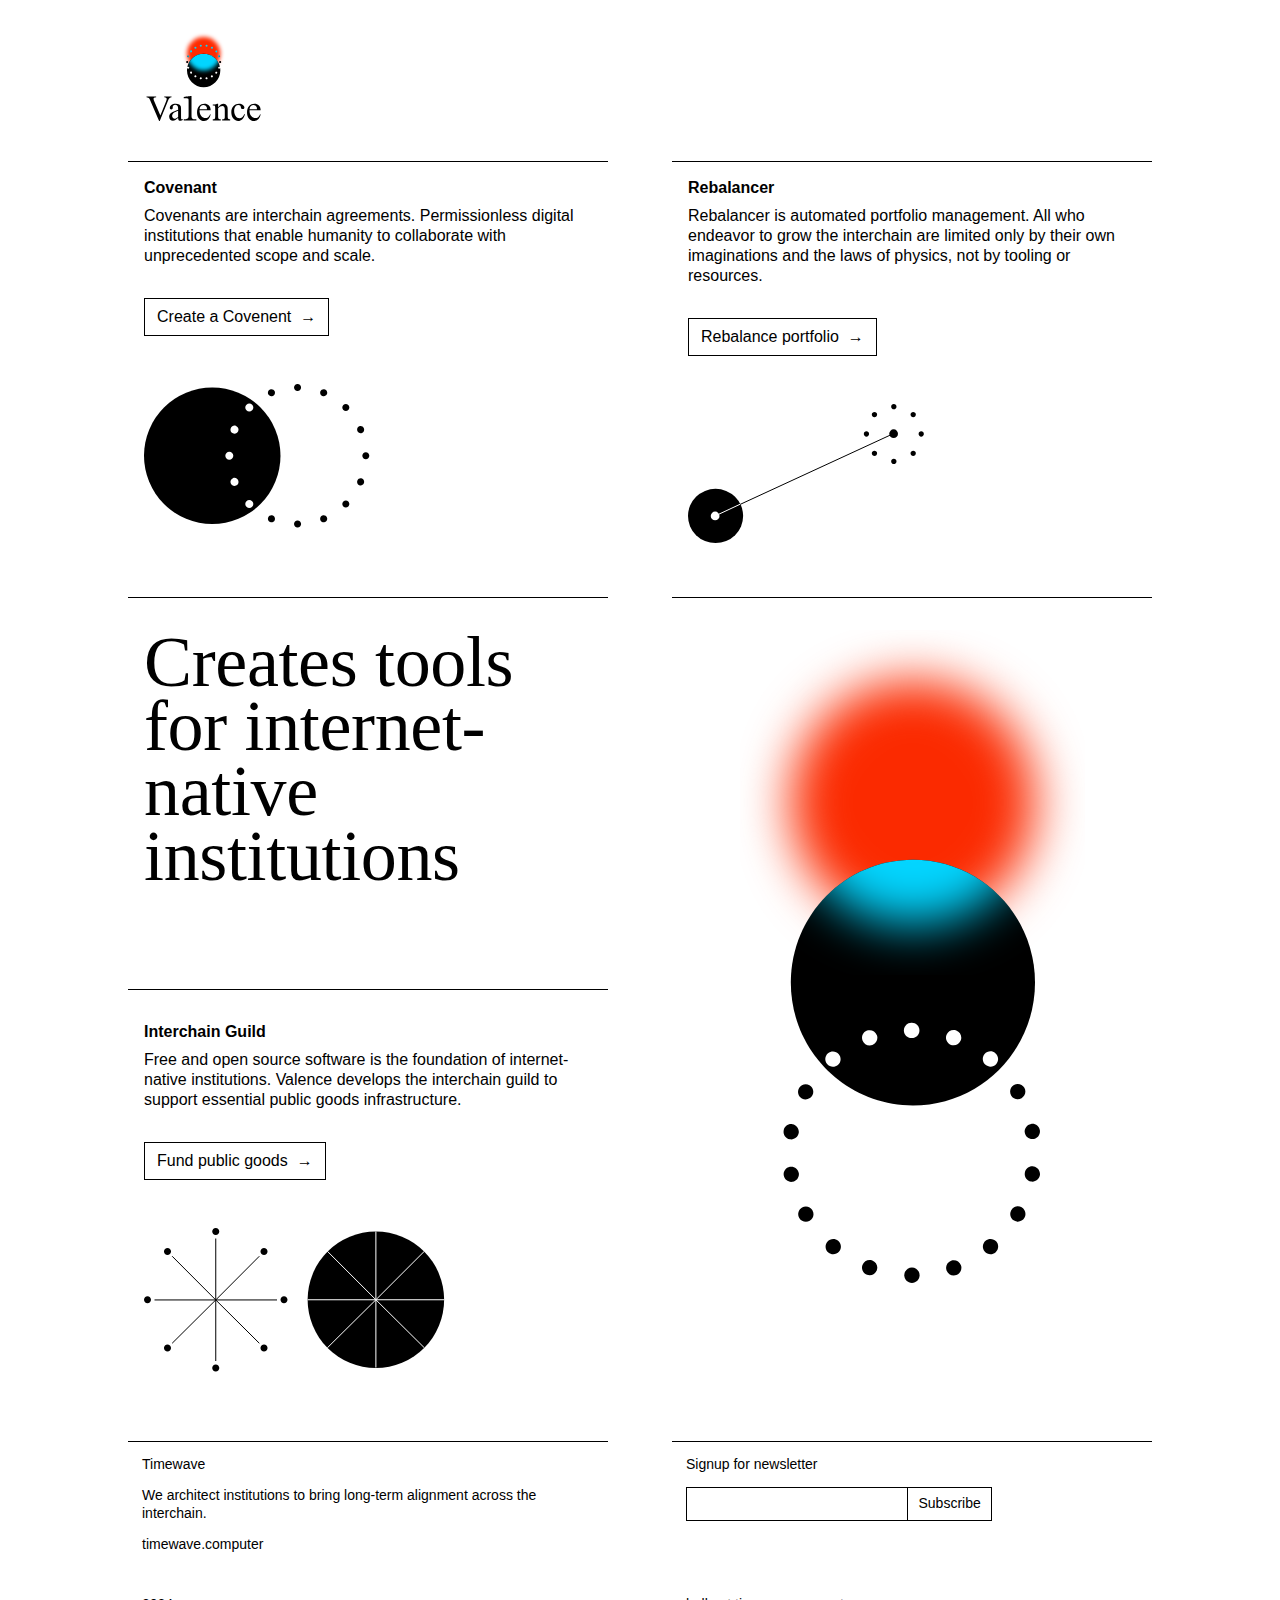
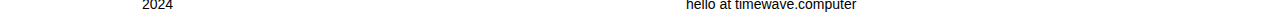
<file: docs/index.html>
<!doctype html>
<html lang="en">
  <head>
    <meta charset="utf-8" />
    <meta name="viewport" content="width=device-width, initial-scale=1" />
    <title>Valence</title>
    <link rel="stylesheet" href="assets/css/reset.css" />
    <link rel="stylesheet" href="assets/css/main.css" />
  </head>
  <body>
    <main class="narrow">
      <section class="ph-1 pv-2">
        <img class="logo-home" src="assets/images/valence-vertical-lockup.svg">
      </section>
      <section class="flex-between t-sans t-m flex">
        <div class="box b-t p-1">
          <h2 class="t-b">Covenant</h2>
          <p>
            Covenants are interchain agreements. Permissionless digital
            institutions that enable humanity to collaborate with unprecedented
            scope and scale.
          </p>
          <a href="covenant-contract.html" class="button mv-1">Create a Covenent &nbsp;→</a>
          <figure class="mv-2">
            <img src="assets/images/covenant.svg" />
          </figure>
        </div>
        <div class="box b-t p-1">
          <h2 class="t-b">Rebalancer</h2>
          <p>
            Rebalancer is automated portfolio management. All who endeavor to
            grow the interchain are limited only by their own imaginations and
            the laws of physics, not by tooling or resources.
          </p>
          <a href="rebalancer.html" class="button mv-1">Rebalance portfolio &nbsp;→</a>
          <figure class="mv-2">
            <img src="assets/images/rebalancer.svg" />
          </figure>
        </div>
      </section>
      <section class="flex-between flex">
        <div class="box t-sans t-m">
          <div class="b-t ph-1 pt-2 pb-4">
            <h2 class="t-serif t-xl">
              Creates tools for internet-native institutions
            </h2>
          </div>
          <div class="b-t ph-1 pv-2">
            <h2 class="t-b">Interchain Guild</h2>
            <p>
              Free and open source software is the foundation of internet-native
              institutions. Valence develops the interchain guild to support
              essential public goods infrastructure.
            </p>
            <a href="#" class="button mv-1">Fund public goods &nbsp;→</a>
            <figure class="mv-2">
              <img src="assets/images/guild.svg" />
            </figure>
          </div>
        </div>
        <div class="box b-t">
          <figure class="mv-2 t-center">
            <img src="assets/images/hero.svg" />
          </figure>
        </div>
      </section>
      <section class="flex-between t-sans t-s flex">
        <div class="box b-t p-1">
          <p>Timewave</p>
          <p>
            We architect institutions to bring long-term alignment across the
            interchain.
          </p>
          <p>timewave.computer</p>
        </div>
        <div class="box b-t p-1">
          <p>Signup for newsletter</p>
          <div class="flex">
            <div class="b-t b-l b-b">
              <input type="text" class="email t-sans t-s b-0" />
            </div>
            <div><a href="#" class="button">Subscribe</a></div>
          </div>
        </div>
      </section>
      <section class="flex-between t-sans t-s flex">
        <div class="box p-1">
          2024
        </div>
        <div class="box p-1">
          hello at timewave.computer
        </div>
      </section>
    </main>
  </body>
</html>
</file>
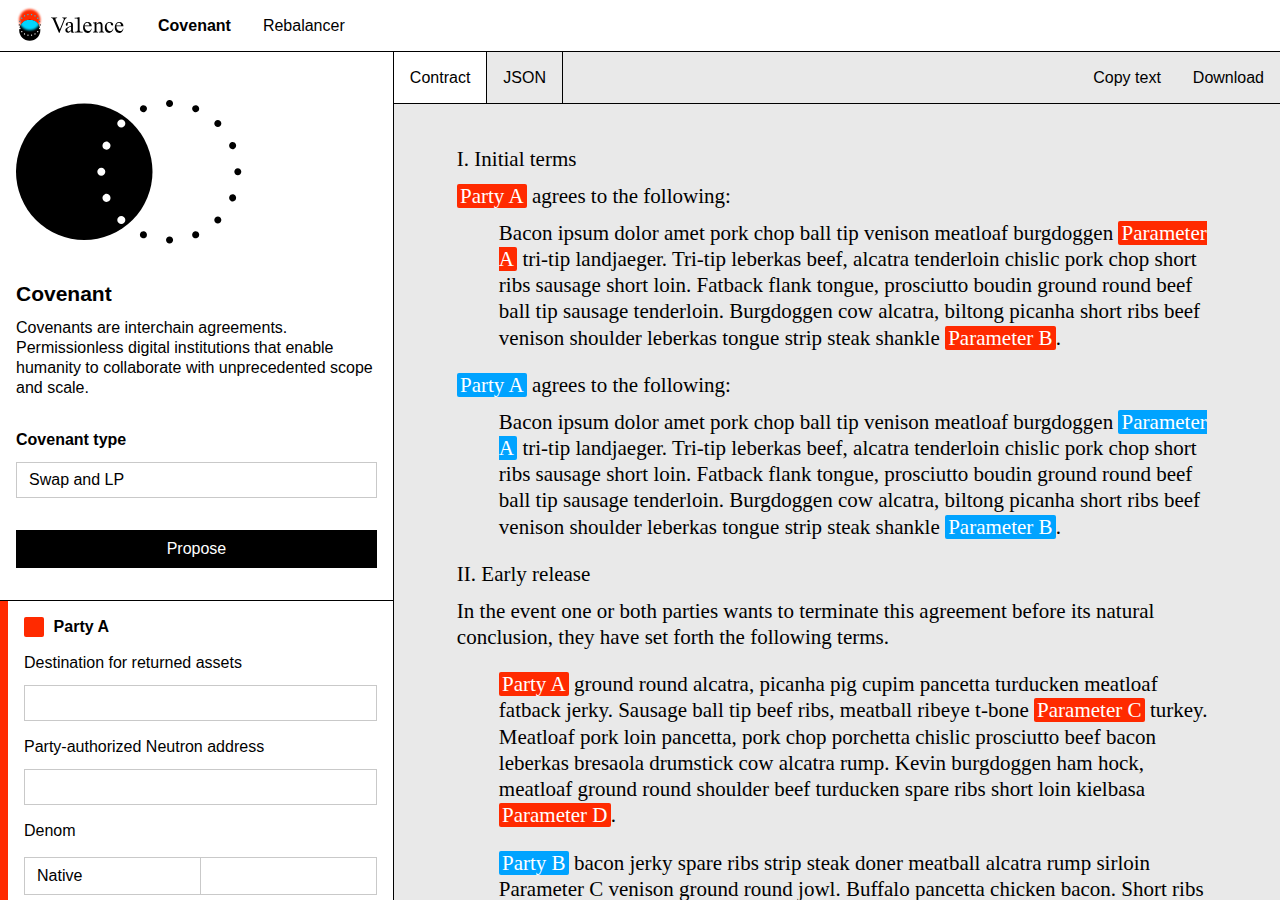
<file: docs/covenant-contract.html>
<!doctype html>
<html lang="en">
  <head>
    <meta charset="utf-8" />
    <meta name="viewport" content="width=device-width, initial-scale=1" />
    <title>Valence</title>
    <link rel="stylesheet" href="assets/css/reset.css" />
    <link rel="stylesheet" href="assets/css/main.css" />
  </head>
  <body>
    <nav class="flex t-sans b-b">
      <a class="mh-1" href="index.html"><img class="logo-nav" src="assets/images/valence-horizontal-lockup.svg"></a>
      <a class="mh-1 t-b" href="covenant-contract.html">Covenant</a>
      <a class="mh-1" href="rebalancer.html">Rebalancer</a>
    </nav>
    <section class="t-sans t-m flex">
      <aside class="b-r">
        <section class="b-b p-1">
          <figure class="mv-2">
            <img src="assets/images/covenant.svg" />
          </figure>
          <h1 class="t-l t-b">Covenant</h1>
          <p>
            Covenants are interchain agreements. Permissionless digital
            institutions that enable humanity to collaborate with unprecedented
            scope and scale.
          </p>
          <div class="form-group mt-2">
            <label for="" class="t-b">Covenant type</label>
            <input type="text" name="" id="" class="t-sans t-m" value="Swap and LP">
          </div>
          <a href="#" class="button full primary mv-1">Propose</a>
        </section>
        <section class="b-b p-1 xb-l-red">
          <h2 class="t-b mb-1"><span class="bullet bg-red">&nbsp;</span>Party A</h2>
          <div class="form-group">
            <label for="">Destination for returned assets</label>
            <input type="text" name="" id="" class="t-sans t-m">
          </div>
          <div class="form-group">
            <label for="">Party-authorized Neutron address</label>
            <input type="text" name="" id="" class="t-sans t-m">
          </div>
          <h3 class="mv-1">Denom</h3>
          <div class="form-group flex">
            <label class="form-elem-half" for="">Native</label>
            <input type="text" name="" id="" class="t-sans t-m form-elem-half">
          </div>
          <div class="form-group flex">
            <label class="form-elem-half" for="">Neutron IBC</label>
            <input type="text" name="" id="" class="t-sans t-m form-elem-half">
          </div>
          <div class="form-group">
            <label for="">Amount</label>
            <input type="text" name="" id="" class="t-sans t-m">
          </div>
          <h3 class="mv-1">Channel IDs</h3>
          <div class="form-group flex">
            <label class="form-elem-half" for="">To Neutron</label>
            <input type="text" name="" id="" class="t-sans t-m form-elem-half">
          </div>
          <div class="form-group flex">
            <label class="form-elem-half" for="">From Neutron</label>
            <input type="text" name="" id="" class="t-sans t-m form-elem-half">
          </div>
          <div class="form-group">
            <label for="">Connection from Neutron</label>
            <input type="text" name="" id="" class="t-sans t-m">
          </div>
          <div class="form-group">
            <label for="">IBC transfer timeout (seconds)</label>
            <input type="text" name="" id="" class="t-sans t-m">
          </div>
        </section>
        <section class="b-b p-1 xb-l-blue">
          <h2 class="t-b mb-1"><span class="bullet bg-blue">&nbsp;</span>Party B</h2>
          <div class="form-group">
            <label for="">Destination for returned assets</label>
            <input type="text" name="" id="" class="t-sans t-m">
          </div>
          <div class="form-group">
            <label for="">Party-authorized Neutron address</label>
            <input type="text" name="" id="" class="t-sans t-m">
          </div>
          <h3 class="mv-1">Denom</h3>
          <div class="form-group flex">
            <label class="form-elem-half" for="">Native</label>
            <input type="text" name="" id="" class="t-sans t-m form-elem-half">
          </div>
          <div class="form-group flex">
            <label class="form-elem-half" for="">Neutron IBC</label>
            <input type="text" name="" id="" class="t-sans t-m form-elem-half">
          </div>
          <div class="form-group">
            <label for="">Amount</label>
            <input type="text" name="" id="" class="t-sans t-m">
          </div>
          <h3 class="mv-1">Channel IDs</h3>
          <div class="form-group flex">
            <label class="form-elem-half" for="">To Neutron</label>
            <input type="text" name="" id="" class="t-sans t-m form-elem-half">
          </div>
          <div class="form-group flex">
            <label class="form-elem-half" for="">From Neutron</label>
            <input type="text" name="" id="" class="t-sans t-m form-elem-half">
          </div>
          <div class="form-group">
            <label for="">Connection from Neutron</label>
            <input type="text" name="" id="" class="t-sans t-m">
          </div>
          <div class="form-group">
            <label for="">IBC transfer timeout (seconds)</label>
            <input type="text" name="" id="" class="t-sans t-m">
          </div>
        </section>
        <section class="b-b p-1 xb-l-gray">
          <h2 class="t-b mb-1"><span class="bullet bg-gray">&nbsp;</span>Both Parties</h2>
          <div class="form-group">
            <label for="">Deposit deadline</label>
            <input type="text" name="" id="" class="t-sans t-m">
          </div>
          <div class="form-group">
            <label for="">Covenant label</label>
            <input type="text" name="" id="" class="t-sans t-m">
          </div>
          <div class="form-group">
            <label for="">Clock tick max gas</label>
            <input type="text" name="" id="" class="t-sans t-m">
          </div>
        </section>
      </aside>
      <main class="flex-grow">
        <nav class="flex flex-between b-b bg-lightgray">
          <div class="flex">
            <div class="b-r ph-1 bg-white">
              <a href="covenant-contract.html">Contract</a>
            </div>
            <div class="b-r ph-1">
              <a href="covenant-json.html">JSON</a>
            </div>
          </div>
          <div class="flex">
            <div class="ph-1">
              <a href="#">Copy text</a>
            </div>
            <div class="ph-1">
              <a href="#">Download</a>
            </div>
          </div>
        </nav>
        <article class="covenant bg-lightgray">
          <div class="doc t-serif t-l pv-2 ph-3">
            <h1>I. Initial terms</h1>
            <h2><span class="tagged bg-red">Party A</span> agrees to the following:</h2>
            <p class="t-indent">
              Bacon ipsum dolor amet pork chop ball tip venison meatloaf burgdoggen <span class="tagged bg-red">Parameter A</span> tri-tip landjaeger. Tri-tip leberkas beef, alcatra tenderloin chislic pork chop short ribs sausage short loin. Fatback flank tongue, prosciutto boudin ground round beef ball tip sausage tenderloin. Burgdoggen cow alcatra, biltong picanha short ribs beef venison shoulder leberkas tongue strip steak shankle <span class="tagged bg-red">Parameter B</span>.
            </p>
            <h2><span class="tagged bg-blue">Party A</span> agrees to the following:</h2>
            <p class="t-indent">
              Bacon ipsum dolor amet pork chop ball tip venison meatloaf burgdoggen <span class="tagged bg-blue">Parameter A</span> tri-tip landjaeger. Tri-tip leberkas beef, alcatra tenderloin chislic pork chop short ribs sausage short loin. Fatback flank tongue, prosciutto boudin ground round beef ball tip sausage tenderloin. Burgdoggen cow alcatra, biltong picanha short ribs beef venison shoulder leberkas tongue strip steak shankle <span class="tagged bg-blue">Parameter B</span>.
            </p>
            <h1>II. Early release</h1>
            <p>
              In the event one or both parties wants to terminate this agreement before its natural conclusion, they have set forth the following terms.
            </p>
            <p class="t-indent">
              <span class="tagged bg-red">Party A</span> ground round alcatra, picanha pig cupim pancetta turducken meatloaf fatback jerky. Sausage ball tip beef ribs, meatball ribeye t-bone <span class="tagged bg-red">Parameter C</span> turkey. Meatloaf pork loin pancetta, pork chop porchetta chislic prosciutto beef bacon leberkas bresaola drumstick cow alcatra rump. Kevin burgdoggen ham hock, meatloaf ground round shoulder beef turducken spare ribs short loin kielbasa <span class="tagged bg-red">Parameter D</span>.
            </p>
            <p class="t-indent">
              <span class="tagged bg-blue">Party B</span> bacon jerky spare ribs strip steak doner meatball alcatra rump sirloin Parameter C venison ground round jowl. Buffalo pancetta chicken bacon. Short ribs prosciutto filet mignon pork chop venison buffalo short loin jerky swine <span class="tagged bg-blue">Parameter D</span>, drumstick shoulder.
            </p>
            <h1>III. Conclusion</h1>
            <p>
              Upon the conclusion of this agreement, <span class="tagged bg-red">Party A</span> agrees to sirloin rump alcatra pastrami pork t-bone andouille filet mignon chislic buffalo, whereas <span class="tagged bg-blue">Party B</span> agrees toshort loin t-bone pancetta doner tri-tip cow meatball meatloaf fatback.
            </p>
          </div>
        </article>
      </main>
    </section>
    <main>
    </main>
  </body>
</html>
</file>
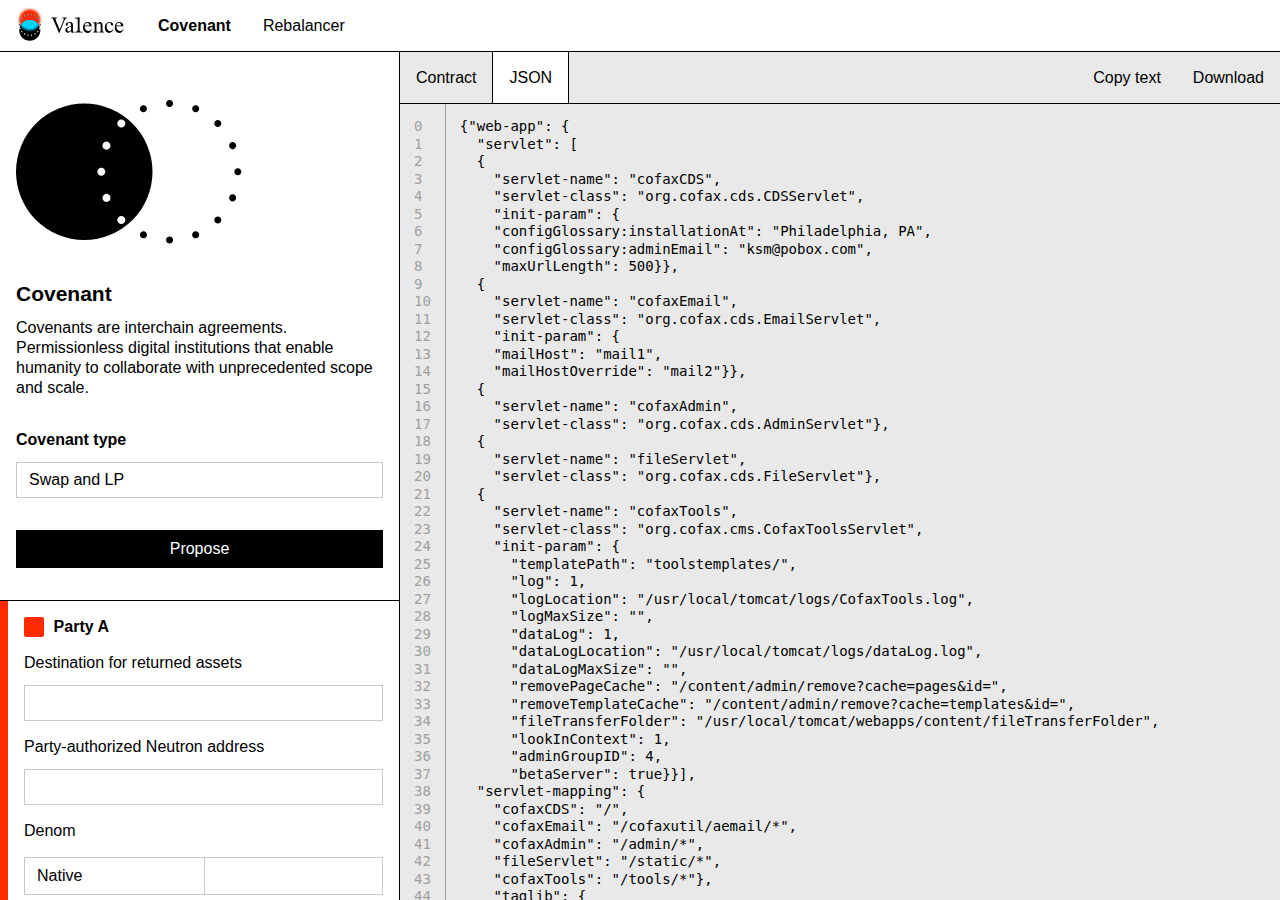
<file: docs/covenant-json.html>
<!doctype html>
<html lang="en">
  <head>
    <meta charset="utf-8" />
    <meta name="viewport" content="width=device-width, initial-scale=1" />
    <title>Valence</title>
    <link rel="stylesheet" href="assets/css/reset.css" />
    <link rel="stylesheet" href="assets/css/main.css" />
  </head>
  <body>
    <nav class="flex t-sans b-b">
      <a class="mh-1" href="index.html"><img class="logo-nav" src="assets/images/valence-horizontal-lockup.svg"></a>
      <a class="mh-1 t-b" href="covenant-contract.html">Covenant</a>
      <a class="mh-1" href="rebalancer.html">Rebalancer</a>
    </nav>
    <section class="t-sans t-m flex">
      <aside class="b-r">
        <section class="b-b p-1">
          <figure class="mv-2">
            <img src="assets/images/covenant.svg" />
          </figure>
          <h1 class="t-l t-b">Covenant</h1>
          <p>
            Covenants are interchain agreements. Permissionless digital
            institutions that enable humanity to collaborate with unprecedented
            scope and scale.
          </p>
          <div class="form-group mt-2">
            <label for="" class="t-b">Covenant type</label>
            <input type="text" name="" id="" class="t-sans t-m" value="Swap and LP">
          </div>
          <a href="#" class="button full primary mv-1">Propose</a>
        </section>
        <section class="b-b p-1 xb-l-red">
          <h2 class="t-b mb-1"><span class="bullet bg-red">&nbsp;</span>Party A</h2>
          <div class="form-group">
            <label for="">Destination for returned assets</label>
            <input type="text" name="" id="" class="t-sans t-m">
          </div>
          <div class="form-group">
            <label for="">Party-authorized Neutron address</label>
            <input type="text" name="" id="" class="t-sans t-m">
          </div>
          <h3 class="mv-1">Denom</h3>
          <div class="form-group flex">
            <label class="form-elem-half" for="">Native</label>
            <input type="text" name="" id="" class="t-sans t-m form-elem-half">
          </div>
          <div class="form-group flex">
            <label class="form-elem-half" for="">Neutron IBC</label>
            <input type="text" name="" id="" class="t-sans t-m form-elem-half">
          </div>
          <div class="form-group">
            <label for="">Amount</label>
            <input type="text" name="" id="" class="t-sans t-m">
          </div>
          <h3 class="mv-1">Channel IDs</h3>
          <div class="form-group flex">
            <label class="form-elem-half" for="">To Neutron</label>
            <input type="text" name="" id="" class="t-sans t-m form-elem-half">
          </div>
          <div class="form-group flex">
            <label class="form-elem-half" for="">From Neutron</label>
            <input type="text" name="" id="" class="t-sans t-m form-elem-half">
          </div>
          <div class="form-group">
            <label for="">Connection from Neutron</label>
            <input type="text" name="" id="" class="t-sans t-m">
          </div>
          <div class="form-group">
            <label for="">IBC transfer timeout (seconds)</label>
            <input type="text" name="" id="" class="t-sans t-m">
          </div>
        </section>
        <section class="b-b p-1 xb-l-blue">
          <h2 class="t-b mb-1"><span class="bullet bg-blue">&nbsp;</span>Party B</h2>
          <div class="form-group">
            <label for="">Destination for returned assets</label>
            <input type="text" name="" id="" class="t-sans t-m">
          </div>
          <div class="form-group">
            <label for="">Party-authorized Neutron address</label>
            <input type="text" name="" id="" class="t-sans t-m">
          </div>
          <h3 class="mv-1">Denom</h3>
          <div class="form-group flex">
            <label class="form-elem-half" for="">Native</label>
            <input type="text" name="" id="" class="t-sans t-m form-elem-half">
          </div>
          <div class="form-group flex">
            <label class="form-elem-half" for="">Neutron IBC</label>
            <input type="text" name="" id="" class="t-sans t-m form-elem-half">
          </div>
          <div class="form-group">
            <label for="">Amount</label>
            <input type="text" name="" id="" class="t-sans t-m">
          </div>
          <h3 class="mv-1">Channel IDs</h3>
          <div class="form-group flex">
            <label class="form-elem-half" for="">To Neutron</label>
            <input type="text" name="" id="" class="t-sans t-m form-elem-half">
          </div>
          <div class="form-group flex">
            <label class="form-elem-half" for="">From Neutron</label>
            <input type="text" name="" id="" class="t-sans t-m form-elem-half">
          </div>
          <div class="form-group">
            <label for="">Connection from Neutron</label>
            <input type="text" name="" id="" class="t-sans t-m">
          </div>
          <div class="form-group">
            <label for="">IBC transfer timeout (seconds)</label>
            <input type="text" name="" id="" class="t-sans t-m">
          </div>
        </section>
        <section class="b-b p-1 xb-l-gray">
          <h2 class="t-b mb-1"><span class="bullet bg-gray">&nbsp;</span>Both Parties</h2>
          <div class="form-group">
            <label for="">Deposit deadline</label>
            <input type="text" name="" id="" class="t-sans t-m">
          </div>
          <div class="form-group">
            <label for="">Covenant label</label>
            <input type="text" name="" id="" class="t-sans t-m">
          </div>
          <div class="form-group">
            <label for="">Clock tick max gas</label>
            <input type="text" name="" id="" class="t-sans t-m">
          </div>
        </section>
      </aside>
      <main class="flex-grow">
        <nav class="flex flex-between b-b bg-lightgray">
          <div class="flex">
            <div class="b-r ph-1">
              <a href="covenant-contract.html">Contract</a>
            </div>
            <div class="b-r ph-1 bg-white">
              <a href="covenant-json.html">JSON</a>
            </div>
          </div>
          <div class="flex">
            <div class="ph-1">
              <a href="#">Copy text</a>
            </div>
            <div class="ph-1">
              <a href="#">Download</a>
            </div>
          </div>
        </nav>
        <article class="covenant bg-lightgray">
          <div class="doc t-serif t-mono t-s flex">
            <div class="line-no p-1 b-r t-gray">
              0<br>1<br>2<br>3<br>4<br>5<br>6<br>7<br>8<br>9<br>
              10<br>11<br>12<br>13<br>14<br>15<br>16<br>17<br>18<br>19<br>
              20<br>21<br>22<br>23<br>24<br>25<br>26<br>27<br>28<br>29<br>
              30<br>31<br>32<br>33<br>34<br>35<br>36<br>37<br>38<br>39<br>
              40<br>41<br>42<br>43<br>44<br>45<br>46<br>47<br>48<br>49<br>
            </div>
            <div class="p-1">
              <pre>{"web-app": {
  "servlet": [
  {
    "servlet-name": "cofaxCDS",
    "servlet-class": "org.cofax.cds.CDSServlet",
    "init-param": {
    "configGlossary:installationAt": "Philadelphia, PA",
    "configGlossary:adminEmail": "ksm@pobox.com",
    "maxUrlLength": 500}},
  {
    "servlet-name": "cofaxEmail",
    "servlet-class": "org.cofax.cds.EmailServlet",
    "init-param": {
    "mailHost": "mail1",
    "mailHostOverride": "mail2"}},
  {
    "servlet-name": "cofaxAdmin",
    "servlet-class": "org.cofax.cds.AdminServlet"},
  {
    "servlet-name": "fileServlet",
    "servlet-class": "org.cofax.cds.FileServlet"},
  {
    "servlet-name": "cofaxTools",
    "servlet-class": "org.cofax.cms.CofaxToolsServlet",
    "init-param": {
      "templatePath": "toolstemplates/",
      "log": 1,
      "logLocation": "/usr/local/tomcat/logs/CofaxTools.log",
      "logMaxSize": "",
      "dataLog": 1,
      "dataLogLocation": "/usr/local/tomcat/logs/dataLog.log",
      "dataLogMaxSize": "",
      "removePageCache": "/content/admin/remove?cache=pages&id=",
      "removeTemplateCache": "/content/admin/remove?cache=templates&id=",
      "fileTransferFolder": "/usr/local/tomcat/webapps/content/fileTransferFolder",
      "lookInContext": 1,
      "adminGroupID": 4,
      "betaServer": true}}],
  "servlet-mapping": {
    "cofaxCDS": "/",
    "cofaxEmail": "/cofaxutil/aemail/*",
    "cofaxAdmin": "/admin/*",
    "fileServlet": "/static/*",
    "cofaxTools": "/tools/*"},
    "taglib": {
      "taglib-uri": "cofax.tld",
      "taglib-location": "/WEB-INF/tlds/cofax.tld"
    }
  }
}
              </pre>
            </div>
          </div>
        </article>
      </main>
    </section>
    <main>
    </main>
  </body>
</html>
</file>
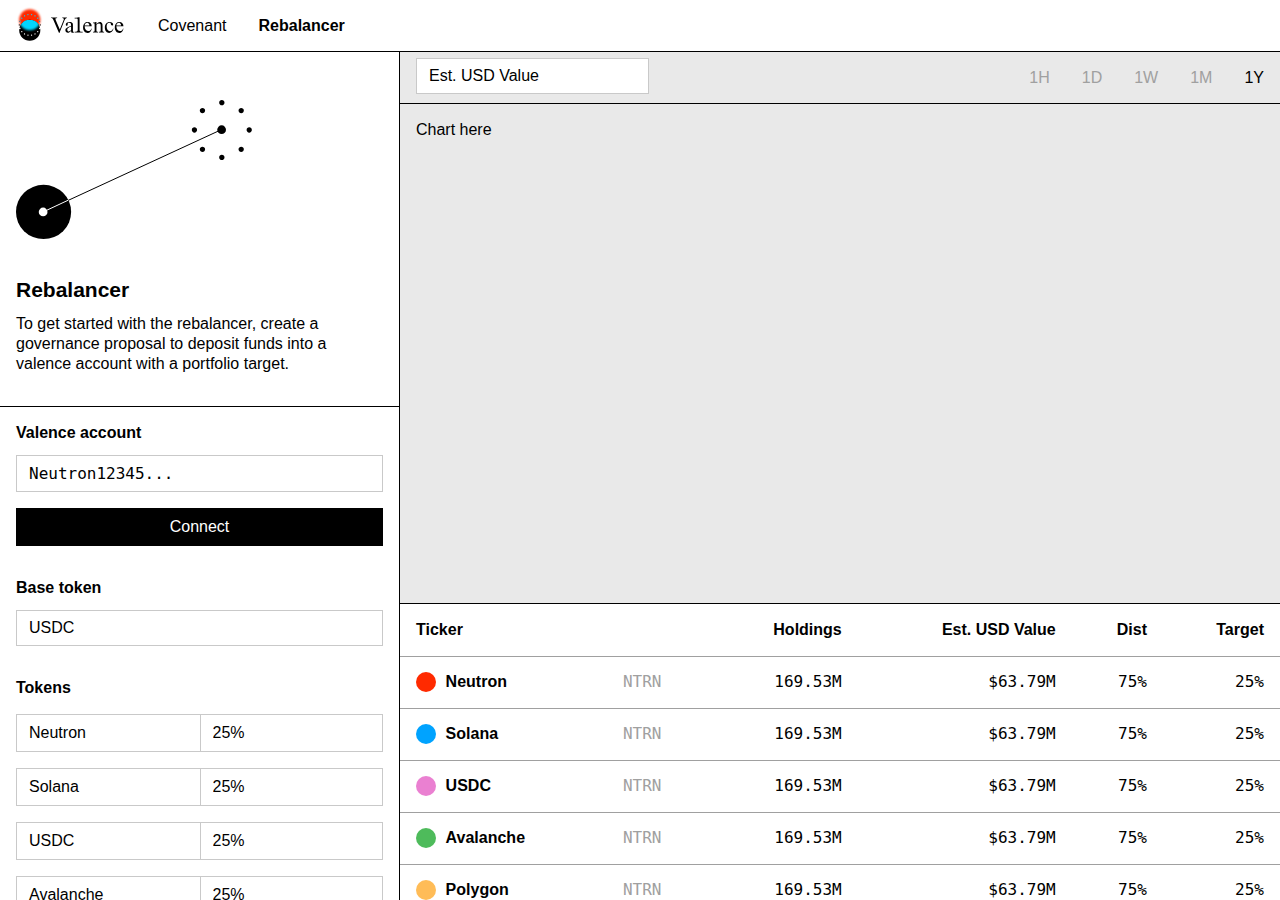
<file: docs/rebalancer.html>
<!doctype html>
<html lang="en">
  <head>
    <meta charset="utf-8" />
    <meta name="viewport" content="width=device-width, initial-scale=1" />
    <title>Valence</title>
    <link rel="stylesheet" href="assets/css/reset.css" />
    <link rel="stylesheet" href="assets/css/main.css" />
  </head>
  <body>
    <nav class="flex t-sans b-b">
      <a class="mh-1" href="index.html"><img class="logo-nav" src="assets/images/valence-horizontal-lockup.svg"></a>
      <a class="mh-1" href="covenant-contract.html">Covenant</a>
      <a class="mh-1 t-b" href="rebalancer.html">Rebalancer</a>
    </nav>
    <section class="t-sans t-m flex">
      <aside class="b-r">
        <section class="b-b p-1">
          <figure class="mv-2">
            <img src="assets/images/rebalancer.svg" />
          </figure>
          <h1 class="t-l t-b">Rebalancer</h1>
          <p>
            To get started with the rebalancer, create a governance proposal to deposit funds into a valence account with a portfolio target.
          </p>
        </section>
        <section class="b-b p-1">
          <div class="form-group">
            <label for="" class="t-b">Valence account</label>
            <input type="text" name="" id="" class="t-mono t-m" value="Neutron12345...">
            <a href="#" class="button full primary mv-1">Connect</a>
          </div>
          <div class="form-group">
            <label for="" class="t-b">Base token</label>
            <input type="text" name="" id="" class="t-sans t-m" value="USDC">
          </div>
          <h3 class="mt-2 mb-1 t-b">Tokens</h3>
          <div class="form-group flex">
            <label class="form-elem-half" for="">Neutron</label>
            <input type="text" name="" id="" class="t-sans t-m form-elem-half" value="25%">
          </div>
          <div class="form-group flex">
            <label class="form-elem-half" for="">Solana</label>
            <input type="text" name="" id="" class="t-sans t-m form-elem-half" value="25%">
          </div>
          <div class="form-group flex">
            <label class="form-elem-half" for="">USDC</label>
            <input type="text" name="" id="" class="t-sans t-m form-elem-half" value="25%">
          </div>
          <div class="form-group flex">
            <label class="form-elem-half" for="">Avalanche</label>
            <input type="text" name="" id="" class="t-sans t-m form-elem-half" value="25%">
          </div>
          <div class="form-group">
            <label for="" class="t-b mt-2 mb-1">P/I/D Preset</label>
            <input type="text" name="" id="" class="t-sans t-m" value="USDC">
          </div>
        </section>
      </aside>
      <main class="flex-grow">
        <article class="rebalancer">
          <nav class="flex flex-between b-b bg-lightgray">
            <div class="form-group mh-1">
              <input type="text" name="" id="" class="t-sans t-m" value="Est. USD Value">
            </div>
            <div class="flex">
              <div class="ph-1"><a href="#" class="t-gray">1H</a></div>
              <div class="ph-1"><a href="#" class="t-gray">1D</a></div>
              <div class="ph-1"><a href="#" class="t-gray">1W</a></div>
              <div class="ph-1"><a href="#" class="t-gray">1M</a></div>
              <div class="ph-1"><a href="#">1Y</a></div>
            </div>
          </nav>
          <div class="chart p-1 b-b bg-lightgray">
            Chart here
          </div>
          <table>
            <tr>
              <th>Ticker</th>
              <th></th>
              <th class="t-right">Holdings</th>
              <th class="t-right">Est. USD Value</th>
              <th class="t-right">Dist</th>
              <th class="t-right">Target</th>
            </tr>
            <tr>
              <td class="t-b"><span class="bullet round bg-red">&nbsp;</span>Neutron</td>
              <td class="t-mono t-gray">NTRN</td>
              <td class="t-mono t-right">169.53M</td>
              <td class="t-mono t-right">$63.79M</td>
              <td class="t-mono t-right">75%</td>
              <td class="t-mono t-right">25%</td>
            </tr>
            <tr>
              <td class="t-b"><span class="bullet round bg-blue">&nbsp;</span>Solana</td>
              <td class="t-mono t-gray">NTRN</td>
              <td class="t-mono t-right">169.53M</td>
              <td class="t-mono t-right">$63.79M</td>
              <td class="t-mono t-right">75%</td>
              <td class="t-mono t-right">25%</td>
            </tr>
            <tr>
              <td class="t-b"><span class="bullet round bg-pink">&nbsp;</span>USDC</td>
              <td class="t-mono t-gray">NTRN</td>
              <td class="t-mono t-right">169.53M</td>
              <td class="t-mono t-right">$63.79M</td>
              <td class="t-mono t-right">75%</td>
              <td class="t-mono t-right">25%</td>
            </tr>
            <tr>
              <td class="t-b"><span class="bullet round bg-green">&nbsp;</span>Avalanche</td>
              <td class="t-mono t-gray">NTRN</td>
              <td class="t-mono t-right">169.53M</td>
              <td class="t-mono t-right">$63.79M</td>
              <td class="t-mono t-right">75%</td>
              <td class="t-mono t-right">25%</td>
            </tr>
            <tr>
              <td class="t-b"><span class="bullet round bg-yellow">&nbsp;</span>Polygon</td>
              <td class="t-mono t-gray">NTRN</td>
              <td class="t-mono t-right">169.53M</td>
              <td class="t-mono t-right">$63.79M</td>
              <td class="t-mono t-right">75%</td>
              <td class="t-mono t-right">25%</td>
            </tr>
            <tr>
              <td class="t-b"><span class="bullet round bg-gray">&nbsp;</span>Polkadot</td>
              <td class="t-mono t-gray">NTRN</td>
              <td class="t-mono t-right">169.53M</td>
              <td class="t-mono t-right">$63.79M</td>
              <td class="t-mono t-right">75%</td>
              <td class="t-mono t-right">25%</td>
            </tr>
            <tr>
              <td class="t-b"><span class="bullet round bg-brown">&nbsp;</span>Cosmos</td>
              <td class="t-mono t-gray">NTRN</td>
              <td class="t-mono t-right">169.53M</td>
              <td class="t-mono t-right">$63.79M</td>
              <td class="t-mono t-right">75%</td>
              <td class="t-mono t-right">25%</td>
            </tr>
          </table>
        </article>
      </main>
    </section>
    <main>
    </main>
  </body>
</html>
</file>
<file: docs/assets/css/main.css>
:root {
  --c-black: #000;
  --c-white: #fff;
  --c-red: #FF2A00;
  --c-blue: #00A3FF;
  --c-pink: #EA80D1;
  --c-green: #4EBB5B;
  --c-yellow: #FFBC57;
  --c-brown: #800000;
  --c-gray: #A0A0A0;
  --c-mediumgray: #C9C9C9;
  --c-lightgray: #E9E9E9;
}

body {
  line-height: 1.25;
}
main.narrow {
  width: 1024px;
  margin: 0 auto;
}
h1, h2, h3 {
  margin-bottom: 0.5em;
}
p {
  margin-bottom: 1em;
}
a {
  color: var(--c-black);
}

/* typography */

.t-sans { 
  font-family: -apple-system, BlinkMacSystemFont, Helvetica, Arial, sans-serif; 
}
.t-serif { 
  font-family: Times, "Times New Roman", serif; 
}
.t-mono { 
  font-family: 'SF Mono', SFMono-Regular, ui-monospace, monospace;
}
.t-b {
  font-weight: bold;
}
.t-s { 
  font-size: 14px 
}
.t-m { 
  font-size: 16px 
}
.t-l { 
  font-size: 21px 
}
.t-xl {
  font-size: 72px;
  line-height: 0.9;
  letter-spacing: -0.005em;
}
.t-center { text-align: center; }
.t-right  { text-align: right; }

.t-indent {
  padding-left: 2em;
}
.t-red  { color: var(--c-red); }
.t-blue { color: var(--c-blue); }
.t-gray { color: var(--c-gray); }

.tagged {
  color: var(--c-white);
  padding: 0 0.15em;
  border-radius: 2px;
}
.bg-white     { background-color: var(--c-white); }
.bg-red       { background-color: var(--c-red); }
.bg-blue      { background-color: var(--c-blue); }
.bg-pink      { background-color: var(--c-pink); }
.bg-green     { background-color: var(--c-green); }
.bg-yellow    { background-color: var(--c-yellow); }
.bg-brown     { background-color: var(--c-brown); }
.bg-gray      { background-color: var(--c-gray); }
.bg-lightgray { background-color: var(--c-lightgray); }

/* margins, paddings, borders */

.p-1 { padding: 1em; }
.p-2 { padding: 2em; }
.p-3 { padding: 3em; }
.p-4 { padding: 4em; }
.ph-1 { padding-left: 1em; padding-right: 1em; }
.ph-2 { padding-left: 2em; padding-right: 2em; }
.ph-3 { padding-left: 3em; padding-right: 3em; }
.ph-4 { padding-left: 4em; padding-right: 4em; }
.pv-1 { padding-top: 1em; padding-bottom: 1em; }
.pv-2 { padding-top: 2em; padding-bottom: 2em; }
.pv-3 { padding-top: 3em; padding-bottom: 3em; }
.pv-4 { padding-top: 4em; padding-bottom: 4em; }
.pt-1 { padding-top: 1em; }
.pt-2 { padding-top: 2em; }
.pt-3 { padding-top: 3em; }
.pt-4 { padding-top: 4em; }
.pb-1 { padding-bottom: 1em; }
.pb-2 { padding-bottom: 2em; }
.pb-3 { padding-bottom: 3em; }
.pb-4 { padding-bottom: 4em; }

.m-1 { margin: 1em; }
.m-2 { margin: 2em; }
.m-4 { margin: 4em; }
.mh-a { margin-left: auto; margin-right: auto; }
.mh-1 { margin-left: 1em; margin-right: 1em; }
.mh-2 { margin-left: 2em; margin-right: 2em; }
.mh-3 { margin-left: 3em; margin-right: 3em; }
.mh-4 { margin-left: 4em; margin-right: 4em; }
.mv-1 { margin-top: 1em; margin-bottom: 1em; }
.mv-2 { margin-top: 2em; margin-bottom: 2em; }
.mv-3 { margin-top: 3em; margin-bottom: 3em; }
.mv-4 { margin-top: 4em; margin-bottom: 4em; }
.mt-1 { margin-top: 1em; }
.mt-2 { margin-top: 2em; }
.mt-3 { margin-top: 3em; }
.mt-4 { margin-top: 4em; }
.mb-1 { margin-bottom: 1em; }
.mb-2 { margin-bottom: 2em; }
.mb-3 { margin-bottom: 3em; }
.mb-4 { margin-bottom: 4em; }

.b-0 { border: none }
.b-1 { border: 1px solid }
.b-t { border-top: 1px solid; }
.b-b { border-bottom: 1px solid; }
.b-l { border-left: 1px solid; }
.b-r { border-right: 1px solid; }

.xb-l-red  { border-left: 8px solid var(--c-red); }
.xb-l-blue { border-left: 8px solid var(--c-blue); }
.xb-l-gray { border-left: 8px solid var(--c-gray); }

/* layout */

.flex {
  display: flex;
  flex-direction: row;
}
.flex-between {
  justify-content: space-between;
}
.flex-grow {
  flex-grow: 1;
}
.flex > div {
  flex: 0 1 auto;
}
.flex-half {
  width: 50%;
}

/* components */

nav {
  height: 3.25em;
  line-height: 3.25em;
}
nav a {
  text-decoration: none;
}
nav .form-group {
  margin-top: 0.4em;
}

aside {
  width: 400px;
  height: calc(100vh - 3.25em);
  overflow: scroll;
}

article {
  overflow: scroll;
}
article.covenant {
  height: calc(100vh - 6.5em);
}
article.rebalancer {
  height: calc(100vh - 3.25em);
}
article > .doc {
  max-width: 900px;
}

input, .button {
  background: var(--c-white);
  display: inline-block;
  border: 1px solid;
  padding: 0.5em 0.75em;
  text-decoration: none;
}
.button.primary, 
.button:hover {
  border: 1px solid var(--c-black);
  background: var(--c-black);
  color: var(--c-white);
}
.button.primary:hover {
  opacity: 0.7;
}
.button.full {
  width: 100%;
  text-align: center;
}
.form-group {
  margin-bottom: 1em;
}
.form-group label {
  display: block;
  margin-bottom: 0.75em;
}
.form-group input {
  display: block;
  width: 100%;
  border: 1px solid var(--c-mediumgray);
}
.form-group .form-elem-half {
  width: 50%;
}
.form-group label.form-elem-half {
  border: 1px solid var(--c-mediumgray);
  border-right: 0;
  padding: 0.5em 0.75em;
  margin-bottom: 0;
}
.box {
  width: 480px;
}
.email {
  width: 220px;
}
.logo-home {
  width: 120px;
}
.logo-nav {
  width: 110px;
  display: inline-block;
  margin-top:6px;
}
span.bullet {
  display: inline-block;
  text-indent: -10000em;
  width: 1.25em;
  margin-right: 0.6em;
  border-radius: 2px;
}
span.bullet.round {
  border-radius: 100px;
}
.chart {
  height: 500px;
}
table {
  width: 100%;
}
table tr {
  height: 3.25em;
  border-bottom: 1px solid var(--c-gray);
}
table th, table td {
  text-align: left;
  vertical-align: middle;
  padding: 0 1em;
}
table th {
  font-weight: bold;
}
</file>
